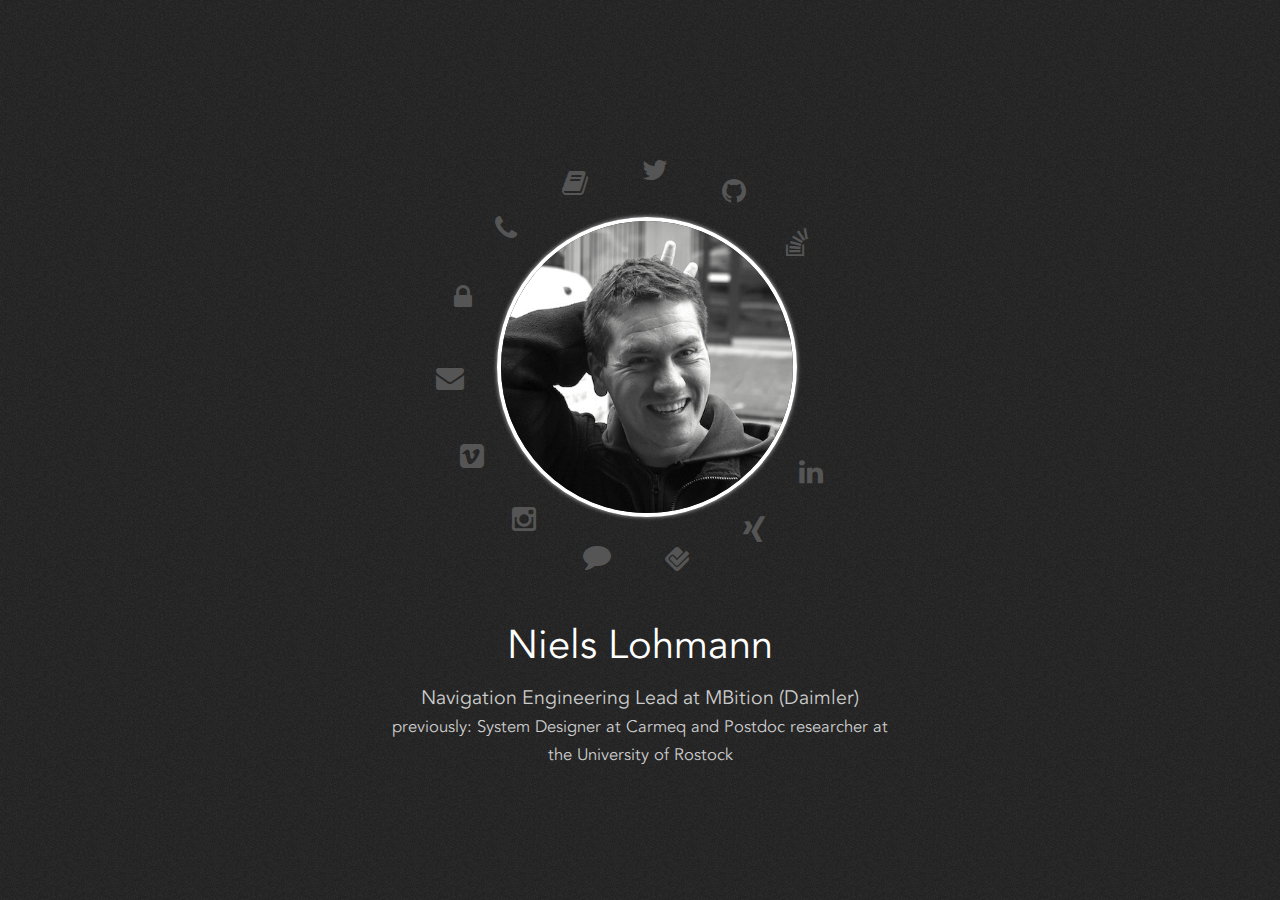
<file: index.html>
<!DOCTYPE html>
<html>
<head>
    <title>Niels Lohmann</title>
    <meta charset="UTF-8">
    <meta name="google-site-verification" content="JH4ZFJGVhfcn8U4xYfwyisr_OM5BqZTtDd0_08rCCjA" />
    <meta name="author" content="Niels Lohmann">
    <meta name="contact" content="mail@nlohmann.me">
    <meta name="publisher" content="Niels Lohmann">
    <meta name="copyright" content="Niels Lohmann">
    <meta name="description" content="Niels Lohmann, Navigation Engineering Lead">
    <meta name="keywords" content="Niels, Lohmann, MBition, Daimler, Carmeq, University, of, Rostock, Germany">
    <meta name="robots" content="index, follow">
    <meta name="DC.Creator" content="Niels Lohmann">
    <meta name="DC.Publisher" content="Niels Lohmann">
    <meta name="DC.Rights" content="Niels Lohmann">
    <meta name="DC.Description" content="Niels Lohmann, Navigation Engineering Lead at MBition">
    <meta name="DC.Language" content="en-us">
    <link rel="stylesheet" type="text/css" href="resources/css/font-awesome.min.css">
    <link rel="stylesheet" type="text/css" href="resources/css/bootstrap.min.css">
    <link rel="stylesheet" type="text/css" href="resources/css/avenir.css">
    <link rel="stylesheet" type="text/css" href="resources/css/layout.css">

    <noscript>
      <style>.btn { position: relative; } #content { top: 200px; } </style>
    </noscript>

    <script type="text/javascript" src="resources/js/jquery-1.10.2.min.js"></script>
    <script type='text/javascript' src="resources/js/bootstrap.min.js"></script>
    <script type="text/javascript">
    $(window).load(function(){
    $('.popoverData').popover();
    });

    $(function(){
    function distributeFields() {
        var radius = ($('#avatar').height() / 2) + 50;
        var fields = $('.btn'), container = $('#circle'),
            width = container.width(), height = container.height(),
            step = (2*Math.PI) / fields.length, angle = 90 + step*2.5;
        fields.each(function() {
            var x = Math.round(width/2 + radius * Math.cos(angle) - $(this).width()/2);
            var y = Math.round(height/2 + radius * Math.sin(angle) - $(this).height()/2);
            if(window.console) {
                console.log($(this).text(), x, y);
            }
            $(this).css({
                left: x + 'px',
                top: y + 'px'
            });
            angle += step;
        });
    }

    distributeFields();
    });
    </script>
</head>

<body>
    <div id="content">
      <div id="circle">
        <img src="resources/images/avatar.jpg" alt="Niels Lohmann" id="avatar">
        <noscript><br/></noscript>

        <a href="mailto:mail@nlohmann.me"
            class="btn popoverData" data-content="email me" title="email me" rel="popover" data-placement="left" data-trigger="hover">
            <i class="fa fa-envelope"></i>
        </a>
        <a href="https://keybase.io/nlohmann"
            class="btn popoverData" data-content="my public key" title="verify me" rel="popover" data-placement="left" data-trigger="hover">
            <i class="fa fa-lock"></i>
        </a>
        <a href="tel:+491785679727"
            class="btn popoverData" data-content="call me" title="call me" rel="popover" data-placement="left" data-trigger="hover">
            <i class="fa fa-phone"></i>
        </a>
        <a href="http://dblp.uni-trier.de/pers/hd/l/Lohmann:Niels.html"
            class="btn popoverData" data-content="my publications" title="my publications" rel="popover" data-placement="right" data-trigger="hover">
            <i class="fa fa-book"></i>
        </a>
        <a href="https://twitter.com/nlohmann"
            class="btn popoverData" data-content="my microblog" title="my microblog" rel="popover" data-placement="right" data-trigger="hover">
            <i class="fa fa-twitter"></i>
        </a>
        <a href="https://github.com/nlohmann"
            class="btn popoverData" data-content="my software" title="my software" rel="popover" data-placement="right" data-trigger="hover">
            <i class="fa fa-github"></i>
        </a>
        <a href="http://stackoverflow.com/users/266378/niels-lohmann"
            class="btn popoverData" data-content="my questions and answers" title="my questions and answers" rel="popover" data-placement="right" data-trigger="hover">
            <i class="fa fa-stack-overflow"></i>
        </a>
        <a href="http://www.amazon.de/registry/wishlist/KQ7Q8JXTR93J/ref=cm_sw_r_tw_ws_SljhxbBY8TBV6"
            class="btn popoverData" data-content="my wishlist" title="my wishlist" rel="popover" data-placement="right" data-trigger="hover">
            <i class="fa fa-amazon"></i>
        </a>
        <a href="http://paypal.me/nlohmann"
            class="btn popoverData" data-content="my paypal" title="my paypal" rel="popover" data-placement="right" data-trigger="hover">
            <i class="fa fa-paypal"></i>
        </a>
        <a href="http://www.linkedin.com/in/nielslohmann"
            class="btn popoverData" data-content="my academic network" title="my academic network" rel="popover" data-placement="right" data-trigger="hover">
            <i class="fa fa-linkedin"></i>
        </a>
        <a href="https://www.xing.com/profile/Niels_Lohmann"
            class="btn popoverData" data-content="my professional network" title="my professional network" rel="popover" data-placement="right" data-trigger="hover">
            <i class="fa fa-xing"></i>
        </a>
        <a href="https://foursquare.com/nlohmann"
            class="btn popoverData" data-content="my location" title="my location" rel="popover" data-placement="left" data-trigger="hover">
            <i class="fa fa-foursquare"></i>
        </a>
        <a href="http://blog.nlohmann.me"
            class="btn popoverData" data-content="my blog" title="my blog" rel="popover" data-placement="left" data-trigger="hover">
            <i class="fa fa-comment"></i>
        </a>
        <a href="https://www.instagram.com/nlohmann/"
            class="btn popoverData" data-content="my photos" title="my photos" rel="popover" data-placement="left" data-trigger="hover">
            <i class="fa fa-instagram"></i>
        </a>
        <a href="https://vimeo.com/nlohmann"
            class="btn popoverData" data-content="my videos" title="my videos" rel="popover" data-placement="left" data-trigger="hover">
            <i class="fa fa-vimeo-square"></i>
        </a>
      </div>
        <div id="content_name">Niels Lohmann</div>
        <div id="content_description">
            Navigation Engineering&nbsp;Lead at <a href="http://mbition.io">MBition</a>&nbsp;(Daimler)
            <br><small>previously: <a href="http://www.carmeq.de">System&nbsp;Designer at Carmeq</a> and Postdoc&nbsp;researcher at the <a href="https://theo.informatik.uni-rostock.de">University&nbsp;of&nbsp;Rostock</a></small>
        </div>
    </div>

    <div id="metadata" itemscope itemtype="http://schema.org/Person">
        <span itemprop="name">Niels Lohmann</span>
        <span itemprop="jobTitle">Navigation Engineering Lead</span>
        <span itemprop="email">mail@nlohmann.me</span>
        <span itemprop="gender">male</span>
        <span itemprop="familyName">Lohmann</span>
        <span itemprop="givenName">Niels</span>
        <span itemprop="honorificPrefix">Dr.</span>

        <span itemprop="affiliation" itemscope
           itemtype="http://data-vocabulary.org/Organization">
           <span itemprop="name">MBition</span>

           <span itemprop="location" itemscope
              itemtype="http://data-vocabulary.org/PostalAddress">
              <span itemprop="addressLocality">Berlin</span>
              <span itemprop="addressCountry">DE</span>
           </span>
        </span>

        <span itemprop="address" itemscope
           itemtype="http://data-vocabulary.org/PostalAddress">
           <span itemprop="addressLocality">Berlin</span>
           <span itemprop="addressCountry">DE</span> 
        </span>

        <a href="http://nlohmann.me" itemprop="url">website</span>
        <a href="http://nlohmann.me/resources/images/avatar.jpg" itemprop="image">photo</a>
    </div>
  </body>

</html>
</file>
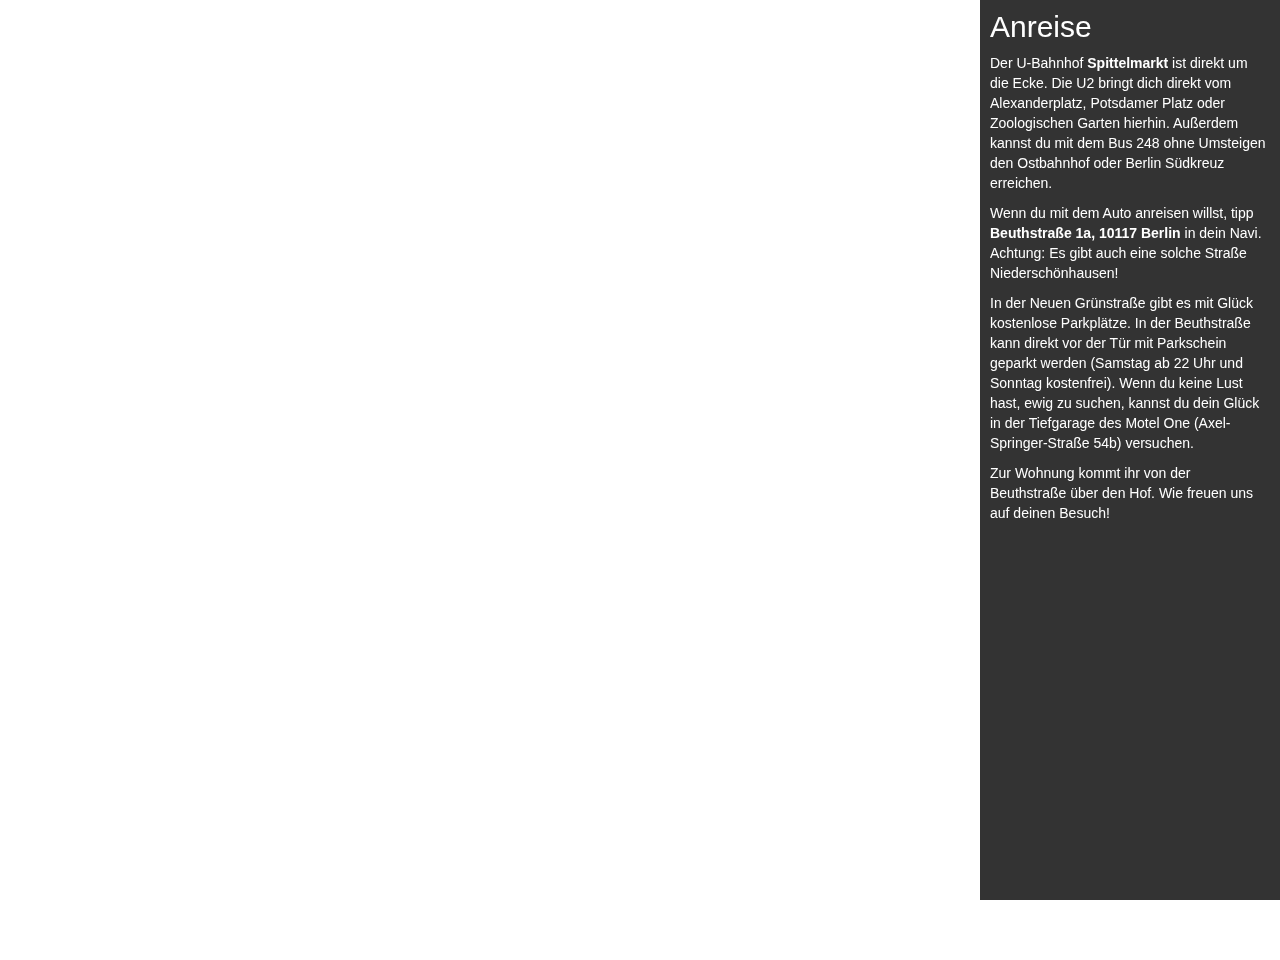
<file: house.html>
<!DOCTYPE html>
<html>
<head>
    <title>Dr. House</title>
    <meta charset="UTF-8">
    <meta name="robots" content="noindex">
    <link rel="stylesheet" type="text/css" href="resources/css/font-awesome.min.css">
    <link rel="stylesheet" type="text/css" href="resources/css/bootstrap.min.css">
    <link rel="stylesheet" type="text/css" href="resources/css/avenir.css">

<style>
body {
overflow:hidden;
}
    .google-maps {
        position: relative;
        padding-bottom: 75%; // This is the aspect ratio
        height: 0;
        overflow: hidden;
    }
    .google-maps iframe {
        position: absolute;
        top: 0;
        left: 0;
        width: 100% !important;
        height: 100% !important;
    }
    .info {
      position: absolute;
      top: 0px;
      right: 0px;
      bottom: 0px;
      width: 300px;
      height: 100%;
      color: #fff;
      padding: 10px;

      background: rgb(0,0,0);
      background: rgba(0,0,0, .8);
    }
    
    .info h2 {
      margin-top: 0;
    }
</style>
</head>

<body>
  <div class="google-maps">
<iframe src="https://www.google.com/maps/embed?pb=!1m14!1m8!1m3!1d2428.318238154515!2d13.4019739!3d52.5095796!3m2!1i1024!2i768!4f13.1!3m3!1m2!1s0x47a84e283d524497%3A0xf3ff64dec694a7f1!2sBeuthstra%C3%9Fe+1!5e0!3m2!1sde!2s!4v1396184090651" width="800" height="600" frameborder="0" style="border:0"></iframe>
  </div>

  <div class="info">
    <h2>Anreise</h2>
    <p>Der U-Bahnhof <strong>Spittelmarkt</strong> ist direkt um die Ecke. Die U2 bringt dich direkt vom Alexanderplatz, Potsdamer Platz oder Zoologischen Garten hierhin. Außerdem kannst du mit dem Bus 248 ohne Umsteigen den Ostbahnhof oder Berlin Südkreuz erreichen.</p>
    <p>Wenn du mit dem Auto anreisen willst, tipp <strong>Beuthstraße 1a, 10117 Berlin</strong> in dein Navi. Achtung: Es gibt auch eine solche Straße Niederschönhausen!</p><p>In der Neuen Grünstraße gibt es mit Glück kostenlose Parkplätze. In der Beuthstraße kann direkt vor der Tür mit Parkschein geparkt werden (Samstag ab 22 Uhr und Sonntag kostenfrei). Wenn du keine Lust hast, ewig zu suchen, kannst du dein Glück in der Tiefgarage des Motel One (Axel-Springer-Straße 54b) versuchen.</p>
    <p>Zur Wohnung kommt ihr von der Beuthstraße über den Hof. Wie freuen uns auf deinen Besuch!</p>
  </div>
</body>

</html>
</file>
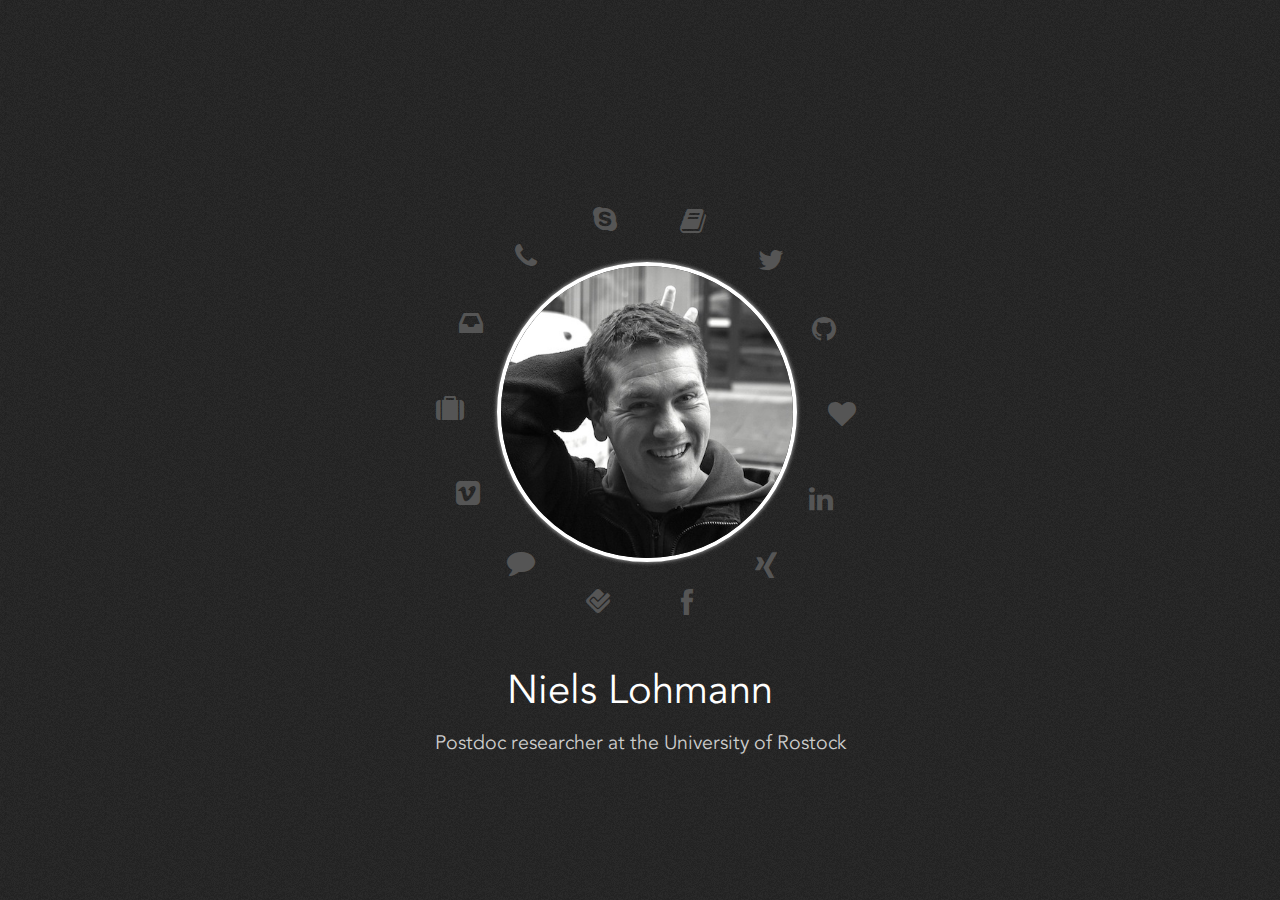
<file: index2.html>
<!DOCTYPE html>
<html>
<head>
    <title>Niels Lohmann</title>
    <meta charset="UTF-8">
    <meta name="google-site-verification" content="JH4ZFJGVhfcn8U4xYfwyisr_OM5BqZTtDd0_08rCCjA" />
    <meta name="author" content="Niels Lohmann">
    <meta name="contact" content="mail@nlohmann.me">
    <meta name="publisher" content="Niels Lohmann">
    <meta name="copyright" content="Niels Lohmann">
    <meta name="description" content="Niels Lohmann, Postdoc researcher at the University of Rostock">
    <meta name="keywords" content="Niels, Lohmann, University, of, Rostock, Germany">
    <meta name="robots" content="index, follow">
    <meta name="DC.Creator" content="Niels Lohmann">
    <meta name="DC.Publisher" content="Niels Lohmann">
    <meta name="DC.Rights" content="Niels Lohmann">
    <meta name="DC.Description" content="Niels Lohmann, Postdoc researcher at the University of Rostock">
    <meta name="DC.Language" content="en-us">
    <link rel="stylesheet" type="text/css" href="resources/css/font-awesome.min.css">
    <link rel="stylesheet" type="text/css" href="resources/css/bootstrap.min.css">
    <link rel="stylesheet" type="text/css" href="resources/css/avenir.css">
    <link rel="stylesheet" type="text/css" href="resources/css/layout2.css">

    <noscript>
      <style>.btn { position: relative; } </style>
    </noscript>

    <script type="text/javascript" src="resources/js/jquery-1.10.2.min.js"></script>
    <script type='text/javascript' src="resources/js/bootstrap.min.js"></script>
    <script type="text/javascript">
    $(window).load(function(){
    $('.popoverData').popover();
    });

    $(function(){
    function distributeFields() {
        var radius = ($('#avatar').height() / 2) + 50;
        var fields = $('.btn'), container = $('#circle'),
            width = container.width(), height = container.height(),
            step = (2*Math.PI) / fields.length, angle = 90 + step*2.5;
        fields.each(function() {
            var x = Math.round(width/2 + radius * Math.cos(angle) - $(this).width()/2);
            var y = Math.round(height/2 + radius * Math.sin(angle) - $(this).height()/2);
            if(window.console) {
                console.log($(this).text(), x, y);
            }
            $(this).css({
                left: x + 'px',
                top: y + 'px'
            });
            angle += step;
        });
    }

    distributeFields();
    });
    </script>
</head>

<body>
    <div id="content">
      <div id="circle">
        <img src="resources/images/avatar.jpg" alt="Niels Lohmann" id="avatar">
        <noscript><br/></noscript>

        <a href="http://www.informatik.uni-rostock.de/~nl"
            class="btn popoverData" data-content="my professional website" title="my professional website" rel="popover" data-placement="left" data-trigger="hover">
            <i class="fa fa-suitcase"></i>
        </a>
        <a href="mailto:mail@nlohmann.me"
            class="btn popoverData" data-content="email me" title="email me" rel="popover" data-placement="left" data-trigger="hover">
            <i class="fa fa-inbox"></i>
        </a>
        <a href="tel:+491785679727"
            class="btn popoverData" data-content="call me" title="call me" rel="popover" data-placement="left" data-trigger="hover">
            <i class="fa fa-phone"></i>
        </a>
        <a href="skype:nlohmann?chat"
            class="btn popoverData" data-content="chat with me" title="chat with me" rel="popover" data-placement="left" data-trigger="hover">
            <i class="fa fa-skype"></i>
        </a>
        <a href="http://dblp.uni-trier.de/pers/hd/l/Lohmann:Niels.html"
            class="btn popoverData" data-content="my publications" title="my publications" rel="popover" data-placement="right" data-trigger="hover">
            <i class="fa fa-book"></i>
        </a>
        <a href="https://twitter.com/nlohmann"
            class="btn popoverData" data-content="my microblog" title="my microblog" rel="popover" data-placement="right" data-trigger="hover">
            <i class="fa fa-twitter"></i>
        </a>
        <a href="https://github.com/nlohmann"
            class="btn popoverData" data-content="my software" title="my software" rel="popover" data-placement="right" data-trigger="hover">
            <i class="fa fa-github"></i>
        </a>
        <a href="https://flattr.com/profile/nlohmann"
            class="btn popoverData" data-content="flattr me" title="flattr me" rel="popover" data-placement="right" data-trigger="hover">
            <i class="fa fa-heart"></i>
        </a>
        <a href="http://www.linkedin.com/in/nielslohmann"
            class="btn popoverData" data-content="my academic network" title="my academic network" rel="popover" data-placement="right" data-trigger="hover">
            <i class="fa fa-linkedin"></i>
        </a>
        <a href="https://www.xing.com/profile/Niels_Lohmann"
            class="btn popoverData" data-content="my professional network" title="my professional network" rel="popover" data-placement="right" data-trigger="hover">
            <i class="fa fa-xing"></i>
        </a>
        <a href="https://www.facebook.com/niels.lohmann"
            class="btn popoverData" data-content="my social network" title="my social network" rel="popover" data-placement="right" data-trigger="hover">
            <i class="fa fa-facebook"></i>
        </a>
        <a href="https://foursquare.com/nlohmann"
            class="btn popoverData" data-content="my location" title="my location" rel="popover" data-placement="left" data-trigger="hover">
            <i class="fa fa-foursquare"></i>
        </a>
        <a href="http://blog.nlohmann.me"
            class="btn popoverData" data-content="my blog" title="my blog" rel="popover" data-placement="left" data-trigger="hover">
            <i class="fa fa-comment"></i>
        </a>
        <a href="https://vimeo.com/nlohmann"
            class="btn popoverData" data-content="my videos" title="my videos" rel="popover" data-placement="left" data-trigger="hover">
            <i class="fa fa-vimeo-square"></i>
        </a>
      </div>
        <div id="content_name">Niels Lohmann</div>
        <div id="content_description">
            <a href="http://www.informatik.uni-rostock.de/~nl/">Postdoc researcher at the University of Rostock</a>
        </div>
    </div>

    <div id="metadata" itemscope itemtype="http://schema.org/Person">
        <span itemprop="name">Niels Lohmann</span>
        <span itemprop="jobTitle">Postdoc</span>
        <span itemprop="email">mail@nlohmann.me</span>
        <span itemprop="gender">male</span>
        <span itemprop="familyName">Lohmann</span>
        <span itemprop="givenName">Niels</span>
        <span itemprop="honorificPrefix">Dr.</span>

        <span itemprop="affiliation" itemscope
           itemtype="http://data-vocabulary.org/Organization">
           <span itemprop="name">University of Rostock</span>

           <span itemprop="location" itemscope
              itemtype="http://data-vocabulary.org/PostalAddress">
              <span itemprop="addressLocality">Rostock</span>
              <span itemprop="addressCountry">DE</span>
           </span>
        </span>

        <span itemprop="address" itemscope
           itemtype="http://data-vocabulary.org/PostalAddress">
           <span itemprop="addressLocality">Rostock</span>
           <span itemprop="addressCountry">DE</span> 
        </span>

        <a href="http://www.informatik.uni-rostock.de/~nl" itemprop="url">website</span>
        <a href="http://www.informatik.uni-rostock.de/~nl/resources/img/nlohmann.jpg" itemprop="image">photo</a>
    </div>
  </body>

</html>
</file>
<file: resources/css/avenir.css>
/* ------ Copyright (c) CJ Melegrito - mlgrto.com ----- */
/* ------ The font "Avenir" is used for web under specific EULAs */

@font-face {
font-family: avenir-web;
font-weight: normal;
src: url('[data-uri]') format('woff'), url(/mlgrto.com/cloud/fonts/**/Avenir-Book.otf) format('opentype');
}

@font-face {
font-family: avenir-web;
font-weight: 500;
src: url('[data-uri]') format('woff'), url(/mlgrto.com/cloud/fonts/**/Avenir-Medium.otf) format('opentype');
}

@font-face {
font-family: avenir-web;
font-weight: 800;
src: url('[data-uri]') format('woff'), url(/mlgrto.com/cloud/fonts/**/Avenir-Black.otf) format('opentype');
}
</file>
<file: resources/css/layout.css>
body {
    background: url('../images/background.png');
    width: 100%;
    height: 100%;
    text-align: center;
    overflow:hidden;
}


/*********\
* CONTENT *
\*********/

#circle {
    padding: 0;
    margin: 0;
    margin-left: 1em;
    margin-top: 0.5em;
}

#content {
    width:500px;
    height:300px;
    position:absolute;
    left:50%;
    top:40%;
    margin:-150px 0 0 -250px;
    font-family: avenir-web, Avenir;
}

#content img {
    height: 300px;
    width: 300px;
    border: #fff solid 4px;
    border-radius: 300px;
    -webkit-border-radius: 300px;
    -moz-border-radius: 300px;
    box-shadow: #c0c0c0 0px 0px 4px;
}

#content_name {
    color: #fff;
    font-size: 40px;
    font-weight: normal;
    padding-top: 2.5em;
}

#content_description {
    padding-top: 0.5em;
    font-size: 1.4em;
    color: #ccc;
}

#content_description a {
    color: #ccc;
}

#content_description a:hover {
    text-decoration: none;
}


/**********\
* METADATA *
\**********/

#metadata {
    display: none;
}


/*******\
* ICONS *
\*******/

.btn {
    position: absolute;
}

#circle .fa {
    font-size: 2em;
    width: 2em;
    height: 2em;
    color:#555;
    padding: 0.5em;
}

#circle .fa:hover {
    color:#fff;
    text-shadow: #c0c0c0 0px 0px 5px;
    abackground-color: #000;
    border-radius: 100px;
    -moz-border-radius: 100px;
    -webkit-border-radius: 100px;
}

.fa-comment:hover {
    background-color: #5dc697;
}

.fa-vimeo-square:hover {
    background-color: #4ebbff;
}

.fa-foursquare:hover {
    background-color: #f94877;
}

.fa-twitter:hover {
    background-color: #00acee;
}

.fa-github:hover {
    background-color: #171515;
}

.fa-linkedin:hover {
    background-color: #0e76a8;
}

.fa-xing:hover {
    background-color: #126567;
}

.fa-book:hover {
    background-color: #ffda00;
}

.fa-paypal:hover {
    background-color: #012169;
}

.fa-phone:hover {
    background-color: #00ff54;
}

.fa-envelope:hover {
    background-color: #dd4b39;
}

.fa-lock:hover {
    background-color: #ff7932;
}

.fa-stack-overflow:hover {
    background-color: #f69c55;
}

.fa-amazon:hover {
    background-color: #ff9900;
}

.fa-instagram:hover {
    background-color: #c13584;
}

#circle a, #circle a:hover {
    text-decoration: none;
}

.popover-title { display: none; }
.popover-content { padding-top: 1em; white-space: nowrap; }
</file>
<file: resources/css/layout2.css>
body {
    background: url('../images/background.png');
    width: 100%;
    height: 100%;
    text-align: center;
    overflow:hidden;
}


/*********\
* CONTENT *
\*********/

#circle {
    padding: 0;
    margin: 0;
    margin-left: 1em;
    margin-top: 0.5em;
}

#content {
    width:500px;
    height:300px;
    position:absolute;
    left:50%;
    top:45%;
    margin:-150px 0 0 -250px;
    font-family: avenir-web, Avenir;
}

#content img {
    height: 300px;
    width: 300px;
    border: #fff solid 4px;
    border-radius: 300px;
    -webkit-border-radius: 300px;
    -moz-border-radius: 300px;
    box-shadow: #c0c0c0 0px 0px 4px;
}

#content_name {
    color: #fff;
    font-size: 40px;
    font-weight: normal;
    padding-top: 2.5em;
}

#content_description {
    padding-top: 0.5em;
    font-size: 1.4em;
    color: #ccc;
}

#content_description a {
    color: #ccc;
}

#content_description a:hover {
    text-decoration: none;
}


/**********\
* METADATA *
\**********/

#metadata {
    display: none;
}


/*******\
* ICONS *
\*******/

.btn {
    position: absolute;
}

#circle .fa {
    font-size: 2em;
    width: 2em;
    height: 2em;
    color:#555;
    padding: 0.5em;
}

#circle .fa:hover {
    color:#fff;
    text-shadow: #c0c0c0 0px 0px 5px;
    abackground-color: #000;
    border-radius: 100px;
    -moz-border-radius: 100px;
    -webkit-border-radius: 100px;
}

.fa-skype:hover {
    background-color: #00aff0;
}

.fa-comment:hover {
    background-color: #5dc697;
}

.fa-vimeo-square:hover {
    background-color: #4ebbff;
}

.fa-foursquare:hover {
    background-color: #25a0ca;
}

.fa-facebook:hover {
    background-color: #3b5998;
}

.fa-twitter:hover {
    background-color: #00acee;
}

.fa-github:hover {
    background-color: #171515;
}

.fa-linkedin:hover {
    background-color: #0e76a8;
}

.fa-xing:hover {
    background-color: #126567;
}

.fa-book:hover {
    background-color: #ffda00;
}

.fa-suitcase:hover {
    background-color: #0d4f9d;
}

.fa-heart:hover {
    background-color: #fea700;
}

.fa-phone:hover {
    background-color: #ea0a8e;
}

.fa-inbox:hover {
    background-color: #dd4b39;
}

#circle a, #circle a:hover {
    text-decoration: none;
}

.popover-title { display: none; }
.popover-content { padding-top: 1em; white-space: nowrap; }
</file>
